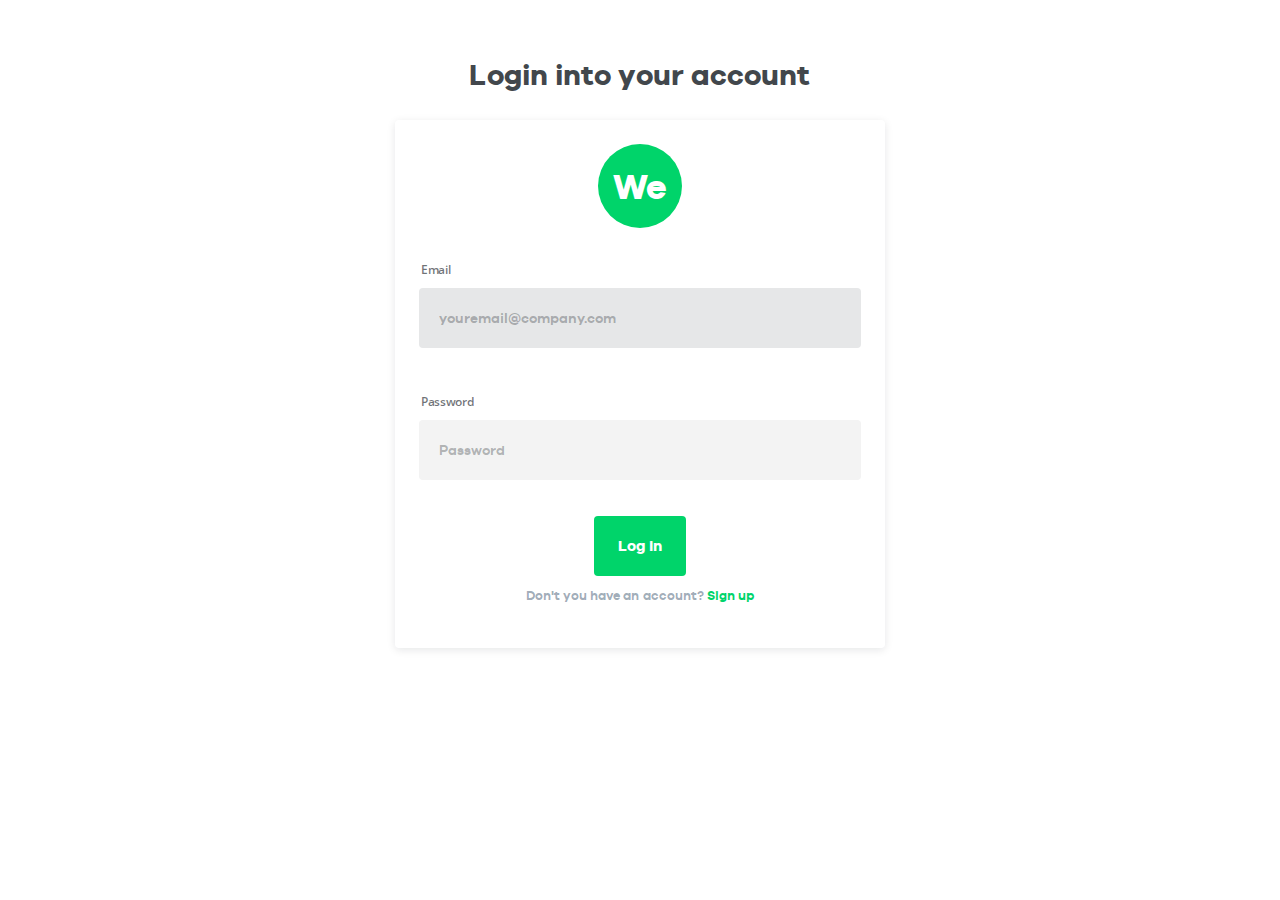
<file: hosting/index.html>
<!DOCTYPE html>
<html lang="en">
<head>
	<meta charset="UTF-8">
	<title>Sign In</title>
	<link rel="stylesheet" href="https://fonts.googleapis.com/css?family=Open+Sans:300,700">
	<link rel="stylesheet" href="marble/fonts/galano/galano.css">
	<link rel="stylesheet" href="marble/fonts/icon-12/icon-12.css">
	<link rel="stylesheet" href="marble/fonts/icon-16/icon-16.css">
	<link rel="stylesheet" href="console.css">
	<link rel="stylesheet" href="main.css">
</head>
<body>
	<main class="auth">
		<div class="container-hybrid-account">
			<div class="row">
				<div class="col-xs-16">
					<h1 class="login-text-primary">Login into your account</h1>
					<div class="content-body">
						<div class="logo">
							<span>We</span>
						</div>
						<form name="user" onsubmit="signIn(); return false;" novalidate="">
							<input type="hidden" name="cmd" value="login">
							<div class="form-group ">
								<label>Email</label>
								<input id="email" autocomplete="off" type="email" placeholder="youremail@company.com" class="form-control" name="email" value="" maxlength="100" autofocus="">
								<p id="emailHelp" class="help-block"></p>
							</div>
							<div class="form-group ">
								<label>Password</label>
								<input id="password" type="password" placeholder="Password" class="form-control" name="password" value="" maxlength="100" autofocus="">
								<p id="passwordHelp" class="help-block"></p>
							</div>
							<div class="text-center">
								<button type="submit" class="btn btn-lg btn-success" name="submit">Log in</button>
							</div>
						</form>
					<p class="login-text-secondary">Don't you have an account? <a href="signup.html">Sign up</a></p>
				</div>
			</div>
		</div>
	</main>
	
	<script src="https://cdn.wedeploy.com/api/beta/wedeploy.js"></script>
	<script src="auth.js"></script>
	<script>if (auth.currentUser) {document.location.href = '/images.html';}</script>
</body>
</html>
</file>
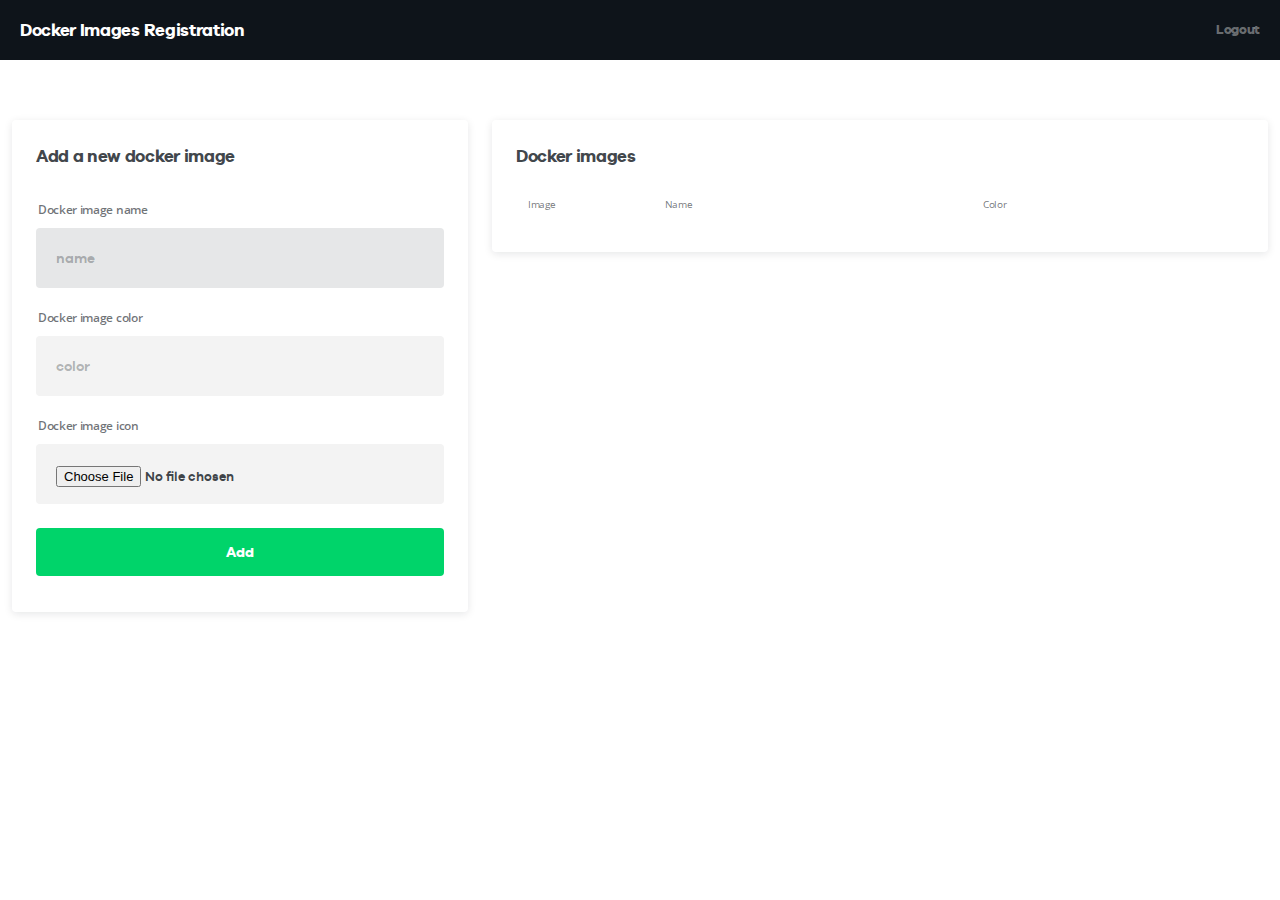
<file: hosting/images.html>
<!DOCTYPE html>
<html lang="en">
<head>
	<meta charset="UTF-8">
	<title>Images Register</title>
	<link rel="stylesheet" href="https://fonts.googleapis.com/css?family=Open+Sans:300,700">
	<link rel="stylesheet" href="marble/fonts/galano/galano.css">
	<link rel="stylesheet" href="marble/fonts/icon-12/icon-12.css">
	<link rel="stylesheet" href="marble/fonts/icon-16/icon-16.css">
	<link rel="stylesheet" href="console.css">
	<link rel="stylesheet" href="main.css">
</head>
<body>
	<div class="main">
		<!-- init topbar -->		
		<div class="topbar">
			<div class="topbar-logo">
				<a class="topbar-logo-link" href="/images.html">
					<span class="topbar-logo-text">Docker Images Registration</span>
				</a>
			</div>
			<ul class="topbar-list">
				<li class="topbar-item active">
					<a class="topbar-link" onclick="out(); return false;">
						<span>Logout</span>
					</a>
				</li>
			</ul>
		</div><!-- close topbar -->

		<!-- init container -->
		<div class="topbar-offset">
			<div class="container-hybrid">
				<div class="row">
					<div class="col-xs-16 col-md-6">
						<div class="content-body">
							<h3 class="body-title">Add a new docker image</h3>
							<form action="" id="register-form">
								<div class="body-section">
									<div class="form-group">
										<label for="name">Docker image name</label>
										<input name="name" class="form-control" type="text" placeholder="name" autofocus autocomplete="off" required />
									</div>
									
									<div class="form-group">
										<label for="color">Docker image color</label>
										<input name="color" class="form-control" type="text" placeholder="color" autocomplete="off" required />
									</div>

									<div class="form-group">
										<label for="img">Docker image icon</label>
										<input name="img" class="form-control" type="file" onchange="encodeImageFileAsURL(this)" required />
										<input name="base64" type="hidden" />
									</div>
								</div>

								<div class="body-section text-center">
									<button class="btn btn-success btn-block" type="submit">Add</button>
								</div>
							</form>
						</div>
					</div>
					<div class="col-xs-16 col-md-10">
						<div class="content-body">
							<h3 class="body-title">Docker images</h3>
							<div class="content-list">
								<div class="list-header">
									<div class="row">
										<div class="col-xs-3">
											<span>Image</span>
										</div>
										<div class="col-xs-7">
											<span>Name</span>
										</div>
										<div class="col-xs-4">
											<span>Color</span>
										</div>
										<div class="col-md-2">
											<span></span>
										</div>
									</div>
								</div>
								<div class="images-list"></div>
							</div>
						</div>
					</div>
				</div><!-- close row -->
			</div><!-- close container-hybrid -->
		</div>

	</div><!-- close main -->

	<script src="https://cdn.wedeploy.com/api/beta/wedeploy.js"></script>
	<script src="main.js"></script>
	<script>if (auth.currentUser == null) {location.href = 'index.html';}</script>
</body>
</html>
</file>
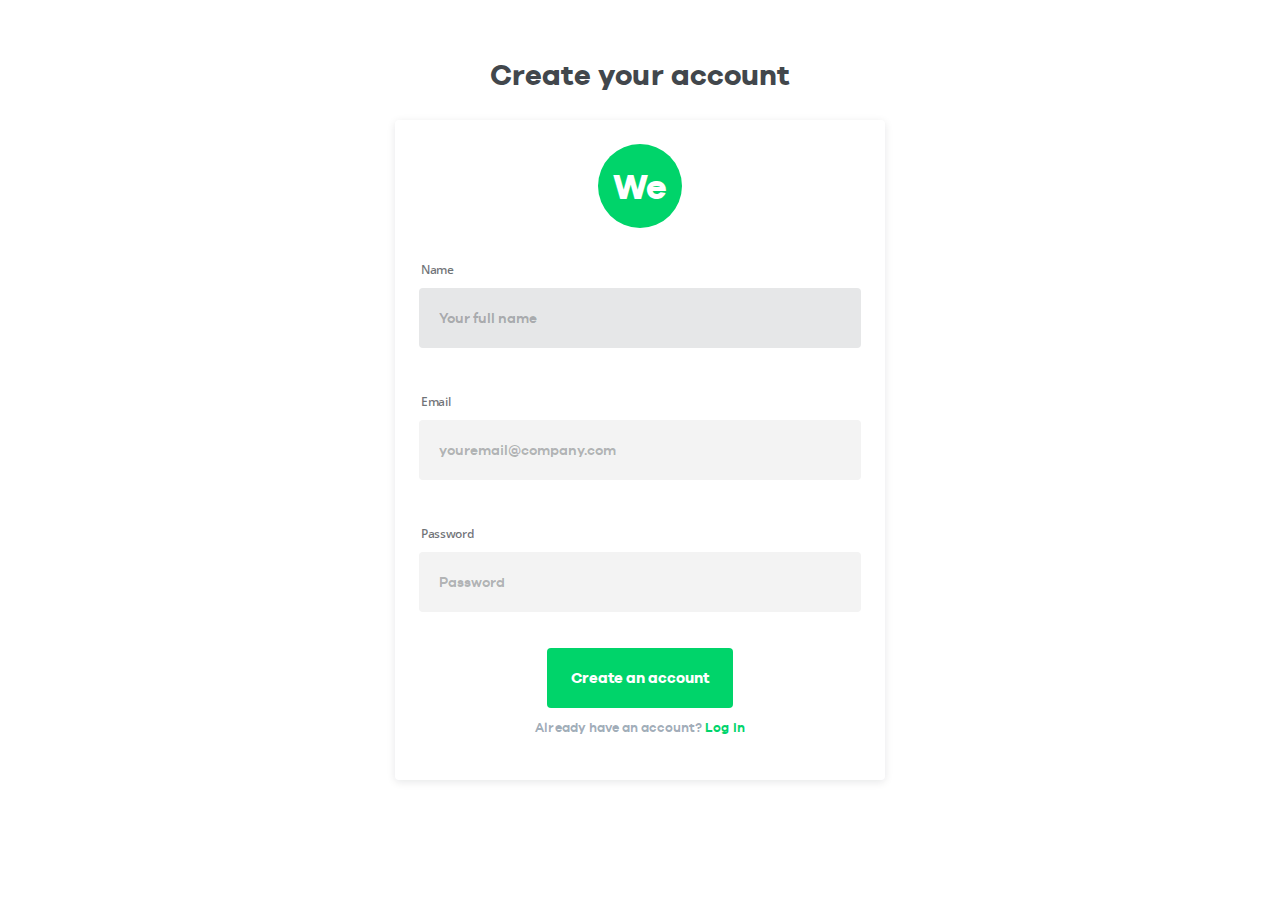
<file: hosting/signup.html>
<!DOCTYPE html>
<html lang="en">
<head>
	<meta charset="UTF-8">
	<title>Sign Up</title>
	<link rel="stylesheet" href="https://fonts.googleapis.com/css?family=Open+Sans:300,700">
	<link rel="stylesheet" href="marble/fonts/galano/galano.css">
	<link rel="stylesheet" href="marble/fonts/icon-12/icon-12.css">
	<link rel="stylesheet" href="marble/fonts/icon-16/icon-16.css">
	<link rel="stylesheet" href="console.css">
	<link rel="stylesheet" href="main.css">
</head>
<body>
	<main class="auth">
		<div class="container-hybrid-account">
			<div class="row">
				<div class="col-xs-16">
					<h1 class="login-text-primary">Create your account</h1>
					<div class="content-body">
						<div class="logo">
							<span>We</span>
						</div>
						<form name="user" onsubmit="signUp(); return false;" novalidate="">
							<input type="hidden" name="cmd" value="signup">
							<div class="form-group ">
								<label>Name</label>
								<input id="name" autocomplete="off" type="text" placeholder="Your full name" class="form-control" name="name" value="" maxlength="100" autofocus="" required="">
								<p id="nameHelp" class="help-block"></p>
							</div>
							<div class="form-group ">
								<label>Email</label>
								<input id="email" autocomplete="off" type="email" placeholder="youremail@company.com" class="form-control" name="email" value="" maxlength="100" autofocus="">
								<p id="emailHelp" class="help-block"></p>
							</div>
							<div class="form-group ">
								<label>Password</label>
								<input id="password" type="password" placeholder="Password" class="form-control" name="password" value="" maxlength="100" autofocus="">
								<p id="passwordHelp" class="help-block"></p>
							</div>
							<div class="text-center">
								<button type="submit" class="btn btn-lg btn-success" name="submit">Create an account</button>
							</div>
						</form>
						<p class="login-text-secondary">Already have an account? <a href="index.html">Log in</a></p>
    			</div>
  			</div>
			</div>
		</div>
	</main>

	<script src="https://cdn.wedeploy.com/api/beta/wedeploy.js"></script>
	<script src="auth.js"></script>
	<script>if (auth.currentUser) {document.location.href = '/images.html';}</script>
</body>
</html>
</file>
<file: hosting/marble/fonts/galano/galano.css>
@font-face {
  font-family: "Galano";
  src: url('./galano_medium.eot');
  src: url('./galano_medium.eot?#iefix') format('eot'),
    url('./galano_medium.woff') format('woff'),
    url('./galano_medium.ttf') format('truetype'),
    url('./galano_medium.svg#galano_grotesquemedium') format('svg');;
  font-weight: 400;
  font-style: normal;
}

@font-face {
  font-family: "Galano";
  src: url('./galano_semibold.eot');
  src: url('./galano_semibold.eot?#iefix') format('eot'),
    url('./galano_semibold.woff') format('woff'),
    url('./galano_semibold.ttf') format('truetype'),
    url('./galano_semibold.svg#galano_grotesquesemibold') format('svg');;
  font-weight: 600;
  font-style: normal;
}

@font-face {
  font-family: "Galano";
  src: url('./galano_bold.eot');
  src: url('./galano_bold.eot?#iefix') format('eot'),
    url('./galano_bold.woff') format('woff'),
    url('./galano_bold.ttf') format('truetype'),
    url('./galano_semibold.svg#galano_grotesquebold') format('svg');;
  font-weight: 700;
  font-style: normal;
}
</file>
<file: hosting/marble/fonts/icon-12/icon-12.css>
@font-face {
  font-family: "icon-12";
  src: url('./icon-12.eot');
  src: url('./icon-12.eot?#iefix') format('eot'),
    url('./icon-12.woff') format('woff'),
    url('./icon-12.ttf') format('truetype'),
    url('./icon-12.svg#icon-12') format('svg');
}

[class^="icon-12-"], [class*="icon-12-"] {
  speak: none;
  font-family: "icon-12";
  font-size: 16px;
  font-style: normal;
  font-variant: normal;
  font-weight: normal;
  line-height: 100%;
  letter-spacing: 0;
  -webkit-font-smoothing: antialiased;
  -moz-osx-font-smoothing: grayscale;
}

.icon-12-alert:before {
  content: "\E001";
}

.icon-12-apps:before {
  content: "\E002";
}

.icon-12-arrow-down-rod:before {
  content: "\E003";
}

.icon-12-arrow-down-short:before {
  content: "\E004";
}

.icon-12-arrow-increase:before {
  content: "\E005";
}

.icon-12-arrow-left-rod:before {
  content: "\E006";
}

.icon-12-arrow-left-short:before {
  content: "\E007";
}

.icon-12-arrow-right-rod:before {
  content: "\E008";
}

.icon-12-arrow-right-short:before {
  content: "\E009";
}

.icon-12-arrow-up-rod:before {
  content: "\E00A";
}

.icon-12-arrow-up-short:before {
  content: "\E00B";
}

.icon-12-arrows-expand:before {
  content: "\E00C";
}

.icon-12-arrows:before {
  content: "\E00D";
}

.icon-12-balloon-topic:before {
  content: "\E00E";
}

.icon-12-bell-off:before {
  content: "\E00F";
}

.icon-12-bell:before {
  content: "\E010";
}

.icon-12-bookmark:before {
  content: "\E011";
}

.icon-12-briefcase:before {
  content: "\E012";
}

.icon-12-bug:before {
  content: "\E013";
}

.icon-12-building:before {
  content: "\E014";
}

.icon-12-camera:before {
  content: "\E015";
}

.icon-12-card:before {
  content: "\E016";
}

.icon-12-cart:before {
  content: "\E017";
}

.icon-12-check:before {
  content: "\E018";
}

.icon-12-clock:before {
  content: "\E019";
}

.icon-12-close-short:before {
  content: "\E01A";
}

.icon-12-cloud:before {
  content: "\E01B";
}

.icon-12-code-file:before {
  content: "\E01C";
}

.icon-12-collections:before {
  content: "\E01D";
}

.icon-12-database:before {
  content: "\E01E";
}

.icon-12-download:before {
  content: "\E01F";
}

.icon-12-ellipses:before {
  content: "\E020";
}

.icon-12-exclamation:before {
  content: "\E021";
}

.icon-12-external:before {
  content: "\E022";
}

.icon-12-eye-off:before {
  content: "\E023";
}

.icon-12-eye:before {
  content: "\E024";
}

.icon-12-facebook:before {
  content: "\E025";
}

.icon-12-file:before {
  content: "\E026";
}

.icon-12-flag:before {
  content: "\E027";
}

.icon-12-flash-off:before {
  content: "\E028";
}

.icon-12-flash:before {
  content: "\E029";
}

.icon-12-folder:before {
  content: "\E02A";
}

.icon-12-forbidden:before {
  content: "\E02B";
}

.icon-12-fork:before {
  content: "\E02C";
}

.icon-12-gear:before {
  content: "\E02D";
}

.icon-12-github:before {
  content: "\E02E";
}

.icon-12-google:before {
  content: "\E02F";
}

.icon-12-graph:before {
  content: "\E030";
}

.icon-12-groups:before {
  content: "\E031";
}

.icon-12-hash:before {
  content: "\E032";
}

.icon-12-heart-full:before {
  content: "\E033";
}

.icon-12-house:before {
  content: "\E034";
}

.icon-12-image:before {
  content: "\E035";
}

.icon-12-info-card:before {
  content: "\E036";
}

.icon-12-info:before {
  content: "\E037";
}

.icon-12-leave:before {
  content: "\E038";
}

.icon-12-link:before {
  content: "\E039";
}

.icon-12-lock:before {
  content: "\E03A";
}

.icon-12-magnifier:before {
  content: "\E03B";
}

.icon-12-mail:before {
  content: "\E03C";
}

.icon-12-map:before {
  content: "\E03D";
}

.icon-12-menu:before {
  content: "\E03E";
}

.icon-12-minus:before {
  content: "\E03F";
}

.icon-12-module:before {
  content: "\E040";
}

.icon-12-overlap:before {
  content: "\E041";
}

.icon-12-pause:before {
  content: "\E042";
}

.icon-12-pen:before {
  content: "\E043";
}

.icon-12-people:before {
  content: "\E044";
}

.icon-12-person-card-2:before {
  content: "\E045";
}

.icon-12-person-card-3:before {
  content: "\E046";
}

.icon-12-person:before {
  content: "\E047";
}

.icon-12-persons:before {
  content: "\E048";
}

.icon-12-pin:before {
  content: "\E049";
}

.icon-12-play:before {
  content: "\E04A";
}

.icon-12-plus:before {
  content: "\E04B";
}

.icon-12-post:before {
  content: "\E04C";
}

.icon-12-rocket:before {
  content: "\E04D";
}

.icon-12-spinner-double-arrow:before {
  content: "\E04E";
}

.icon-12-star:before {
  content: "\E04F";
}

.icon-12-table:before {
  content: "\E050";
}

.icon-12-trash:before {
  content: "\E051";
}

.icon-12-twitter:before {
  content: "\E052";
}

.icon-12-upload:before {
  content: "\E053";
}
</file>
<file: hosting/marble/fonts/icon-16/icon-16.css>
@font-face {
  font-family: "icon-16";
  src: url('./icon-16.eot');
  src: url('./icon-16.eot?#iefix') format('eot'),
    url('./icon-16.woff') format('woff'),
    url('./icon-16.ttf') format('truetype'),
    url('./icon-16.svg#icon-16') format('svg');
}

[class^="icon-16-"], [class*="icon-16-"] {
  speak: none;
  font-family: "icon-16";
  font-size: 24px;
  font-style: normal;
  font-variant: normal;
  font-weight: normal;
  line-height: 100%;
  letter-spacing: 0;
  -webkit-font-smoothing: antialiased;
  -moz-osx-font-smoothing: grayscale;
}

.icon-16-alert:before {
  content: "\E001";
}

.icon-16-apps:before {
  content: "\E002";
}

.icon-16-arrow-down-rod:before {
  content: "\E003";
}

.icon-16-arrow-down-short:before {
  content: "\E004";
}

.icon-16-arrow-left-rod:before {
  content: "\E005";
}

.icon-16-arrow-left-short:before {
  content: "\E006";
}

.icon-16-arrow-right-rod:before {
  content: "\E007";
}

.icon-16-arrow-right-short:before {
  content: "\E008";
}

.icon-16-arrow-up-rod:before {
  content: "\E009";
}

.icon-16-arrow-up-short:before {
  content: "\E00A";
}

.icon-16-balloon-topic:before {
  content: "\E00B";
}

.icon-16-bell-off:before {
  content: "\E00C";
}

.icon-16-bell:before {
  content: "\E00D";
}

.icon-16-bookmark:before {
  content: "\E00E";
}

.icon-16-building:before {
  content: "\E00F";
}

.icon-16-bullhorn:before {
  content: "\E010";
}

.icon-16-calendar:before {
  content: "\E011";
}

.icon-16-camera:before {
  content: "\E012";
}

.icon-16-cancel:before {
  content: "\E013";
}

.icon-16-cart:before {
  content: "\E014";
}

.icon-16-checkbox-checked:before {
  content: "\E015";
}

.icon-16-checkbox-indeterminate:before {
  content: "\E016";
}

.icon-16-checkbox-unchecked:before {
  content: "\E017";
}

.icon-16-checkmark:before {
  content: "\E018";
}

.icon-16-circle-arrow:before {
  content: "\E019";
}

.icon-16-clear:before {
  content: "\E01A";
}

.icon-16-clip:before {
  content: "\E01B";
}

.icon-16-clock:before {
  content: "\E01C";
}

.icon-16-cloud:before {
  content: "\E01D";
}

.icon-16-code-file:before {
  content: "\E01E";
}

.icon-16-command-line:before {
  content: "\E01F";
}

.icon-16-contract:before {
  content: "\E020";
}

.icon-16-cup:before {
  content: "\E021";
}

.icon-16-database:before {
  content: "\E022";
}

.icon-16-download:before {
  content: "\E023";
}

.icon-16-dribbble:before {
  content: "\E024";
}

.icon-16-ellipsis-vertical:before {
  content: "\E025";
}

.icon-16-ellipsis:before {
  content: "\E026";
}

.icon-16-expand:before {
  content: "\E027";
}

.icon-16-external:before {
  content: "\E028";
}

.icon-16-eye:before {
  content: "\E029";
}

.icon-16-facebook:before {
  content: "\E02A";
}

.icon-16-filter:before {
  content: "\E02B";
}

.icon-16-flash-off:before {
  content: "\E02C";
}

.icon-16-flash:before {
  content: "\E02D";
}

.icon-16-folder:before {
  content: "\E02E";
}

.icon-16-fork:before {
  content: "\E02F";
}

.icon-16-gear:before {
  content: "\E030";
}

.icon-16-github:before {
  content: "\E031";
}

.icon-16-globe:before {
  content: "\E032";
}

.icon-16-google:before {
  content: "\E033";
}

.icon-16-graph:before {
  content: "\E034";
}

.icon-16-groups:before {
  content: "\E035";
}

.icon-16-hammer:before {
  content: "\E036";
}

.icon-16-hash:before {
  content: "\E037";
}

.icon-16-heart-full:before {
  content: "\E038";
}

.icon-16-house:before {
  content: "\E039";
}

.icon-16-image:before {
  content: "\E03A";
}

.icon-16-info:before {
  content: "\E03B";
}

.icon-16-layout:before {
  content: "\E03C";
}

.icon-16-liferay-logo-2-tiny:before {
  content: "\E03D";
}

.icon-16-link:before {
  content: "\E03E";
}

.icon-16-linkedin:before {
  content: "\E03F";
}

.icon-16-lock:before {
  content: "\E040";
}

.icon-16-loop:before {
  content: "\E041";
}

.icon-16-magnifier:before {
  content: "\E042";
}

.icon-16-mail-full:before {
  content: "\E043";
}

.icon-16-mail-off:before {
  content: "\E044";
}

.icon-16-markdown:before {
  content: "\E045";
}

.icon-16-menu:before {
  content: "\E046";
}

.icon-16-minus:before {
  content: "\E047";
}

.icon-16-module:before {
  content: "\E048";
}

.icon-16-nodejs:before {
  content: "\E049";
}

.icon-16-org_chart:before {
  content: "\E04A";
}

.icon-16-pause:before {
  content: "\E04B";
}

.icon-16-pen:before {
  content: "\E04C";
}

.icon-16-people:before {
  content: "\E04D";
}

.icon-16-person-card:before {
  content: "\E04E";
}

.icon-16-person:before {
  content: "\E04F";
}

.icon-16-persons:before {
  content: "\E050";
}

.icon-16-phone-business:before {
  content: "\E051";
}

.icon-16-phone-house:before {
  content: "\E052";
}

.icon-16-phone-work:before {
  content: "\E053";
}

.icon-16-phone:before {
  content: "\E054";
}

.icon-16-play:before {
  content: "\E055";
}

.icon-16-plus:before {
  content: "\E056";
}

.icon-16-power-button:before {
  content: "\E057";
}

.icon-16-radio-checked:before {
  content: "\E058";
}

.icon-16-radio-unchecked:before {
  content: "\E059";
}

.icon-16-send:before {
  content: "\E05A";
}

.icon-16-server:before {
  content: "\E05B";
}

.icon-16-skype:before {
  content: "\E05C";
}

.icon-16-speaker_off:before {
  content: "\E05D";
}

.icon-16-speaker_on:before {
  content: "\E05E";
}

.icon-16-speedometer:before {
  content: "\E05F";
}

.icon-16-spinner-double-arrows:before {
  content: "\E060";
}

.icon-16-spinner-single-arrow:before {
  content: "\E061";
}

.icon-16-star:before {
  content: "\E062";
}

.icon-16-streams:before {
  content: "\E063";
}

.icon-16-swift:before {
  content: "\E064";
}

.icon-16-table:before {
  content: "\E065";
}

.icon-16-tag:before {
  content: "\E066";
}

.icon-16-thumb-down:before {
  content: "\E067";
}

.icon-16-thumb-up:before {
  content: "\E068";
}

.icon-16-trash:before {
  content: "\E069";
}

.icon-16-twitter:before {
  content: "\E06A";
}

.icon-16-upload-file:before {
  content: "\E06B";
}

.icon-16-upload:before {
  content: "\E06C";
}
</file>
<file: hosting/main.css>
.avatar-medium .avatar-img {
	width: 32px;
	height: 32px;
	margin: 7px 0 0 7px;
}

.content-list .list-header {
    padding: 0 12px 12px;
}

.content-list .list-item {
	padding: 12px;
	margin-bottom: 12px;
}

.content-list .list-item:hover {
	box-shadow: 0 2px 8px rgba(14,20,26,0.1);
	cursor: default;
}

.list-item .btn.btn-squared {
	width: 32px;
	height: 32px;
	margin: 8px 0 0;
}

.list-item .btn.btn-squared span {
	line-height: 32px;
}
</file>
